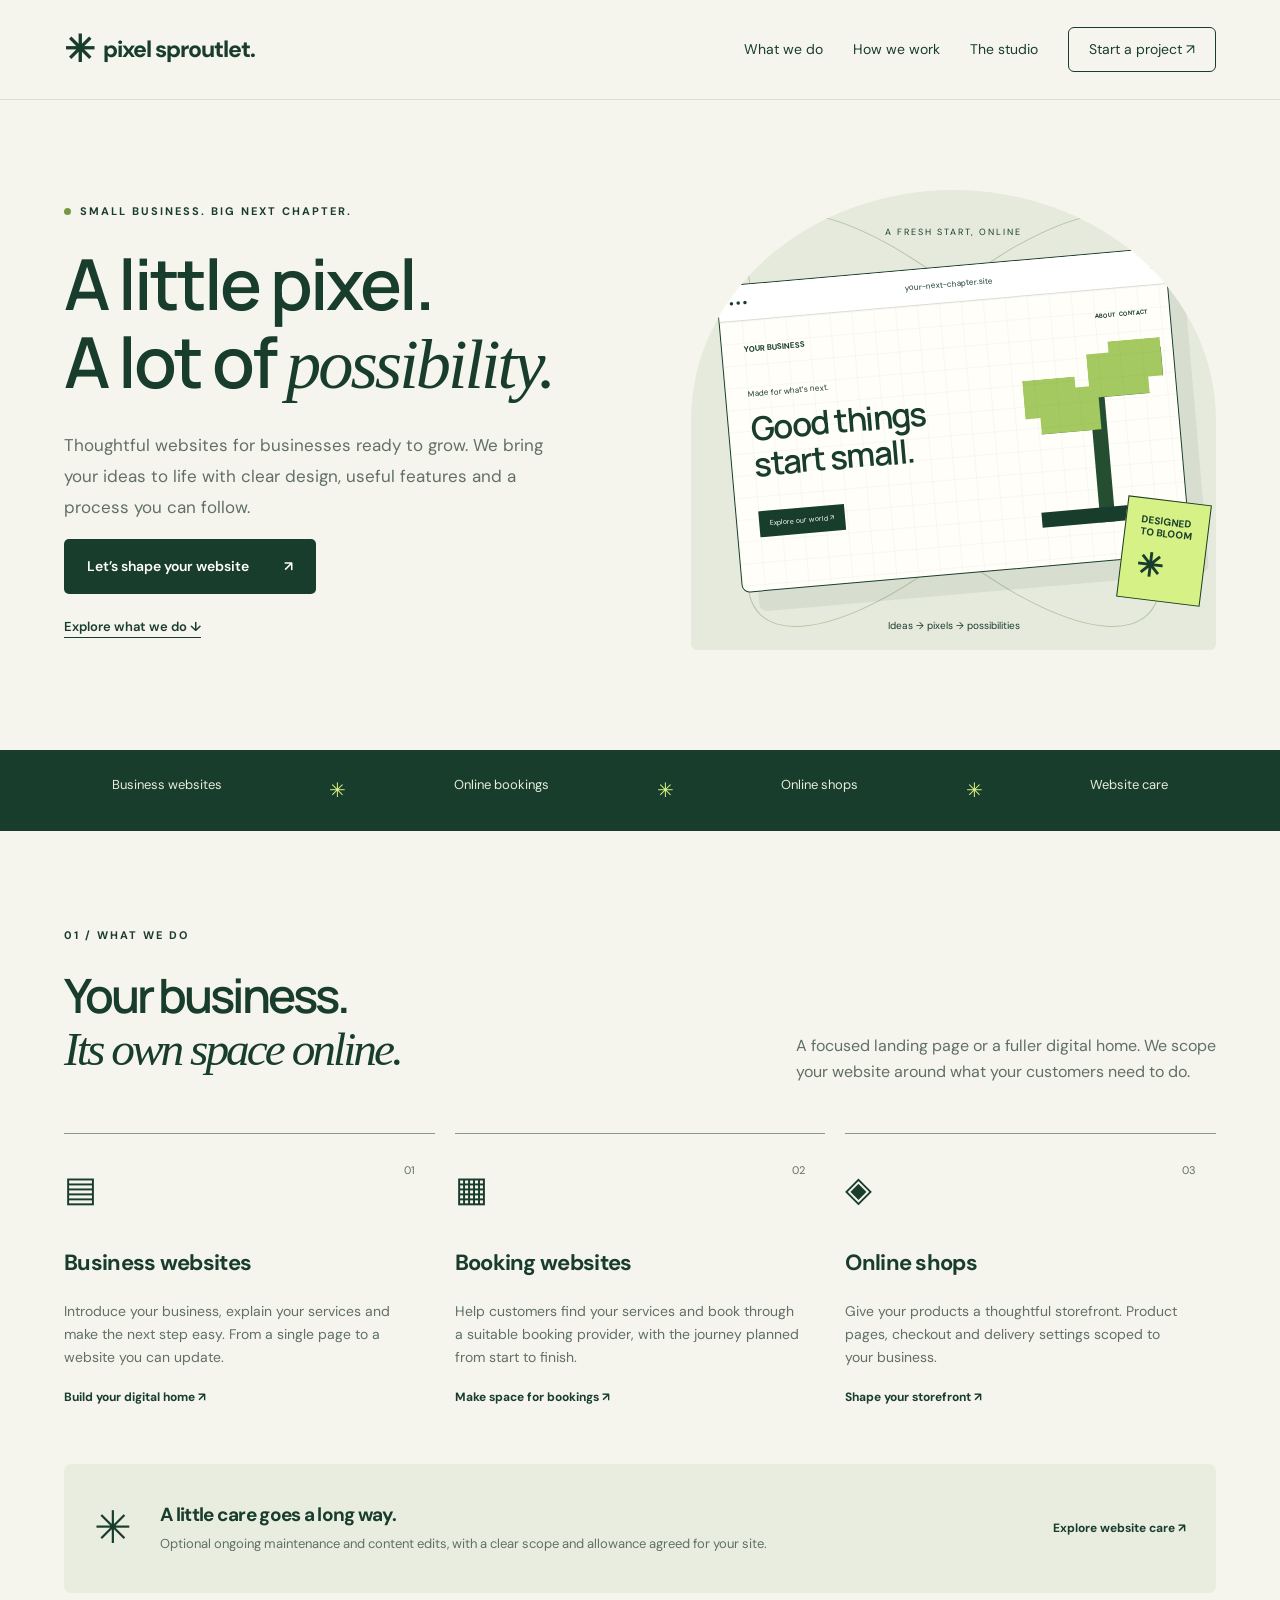
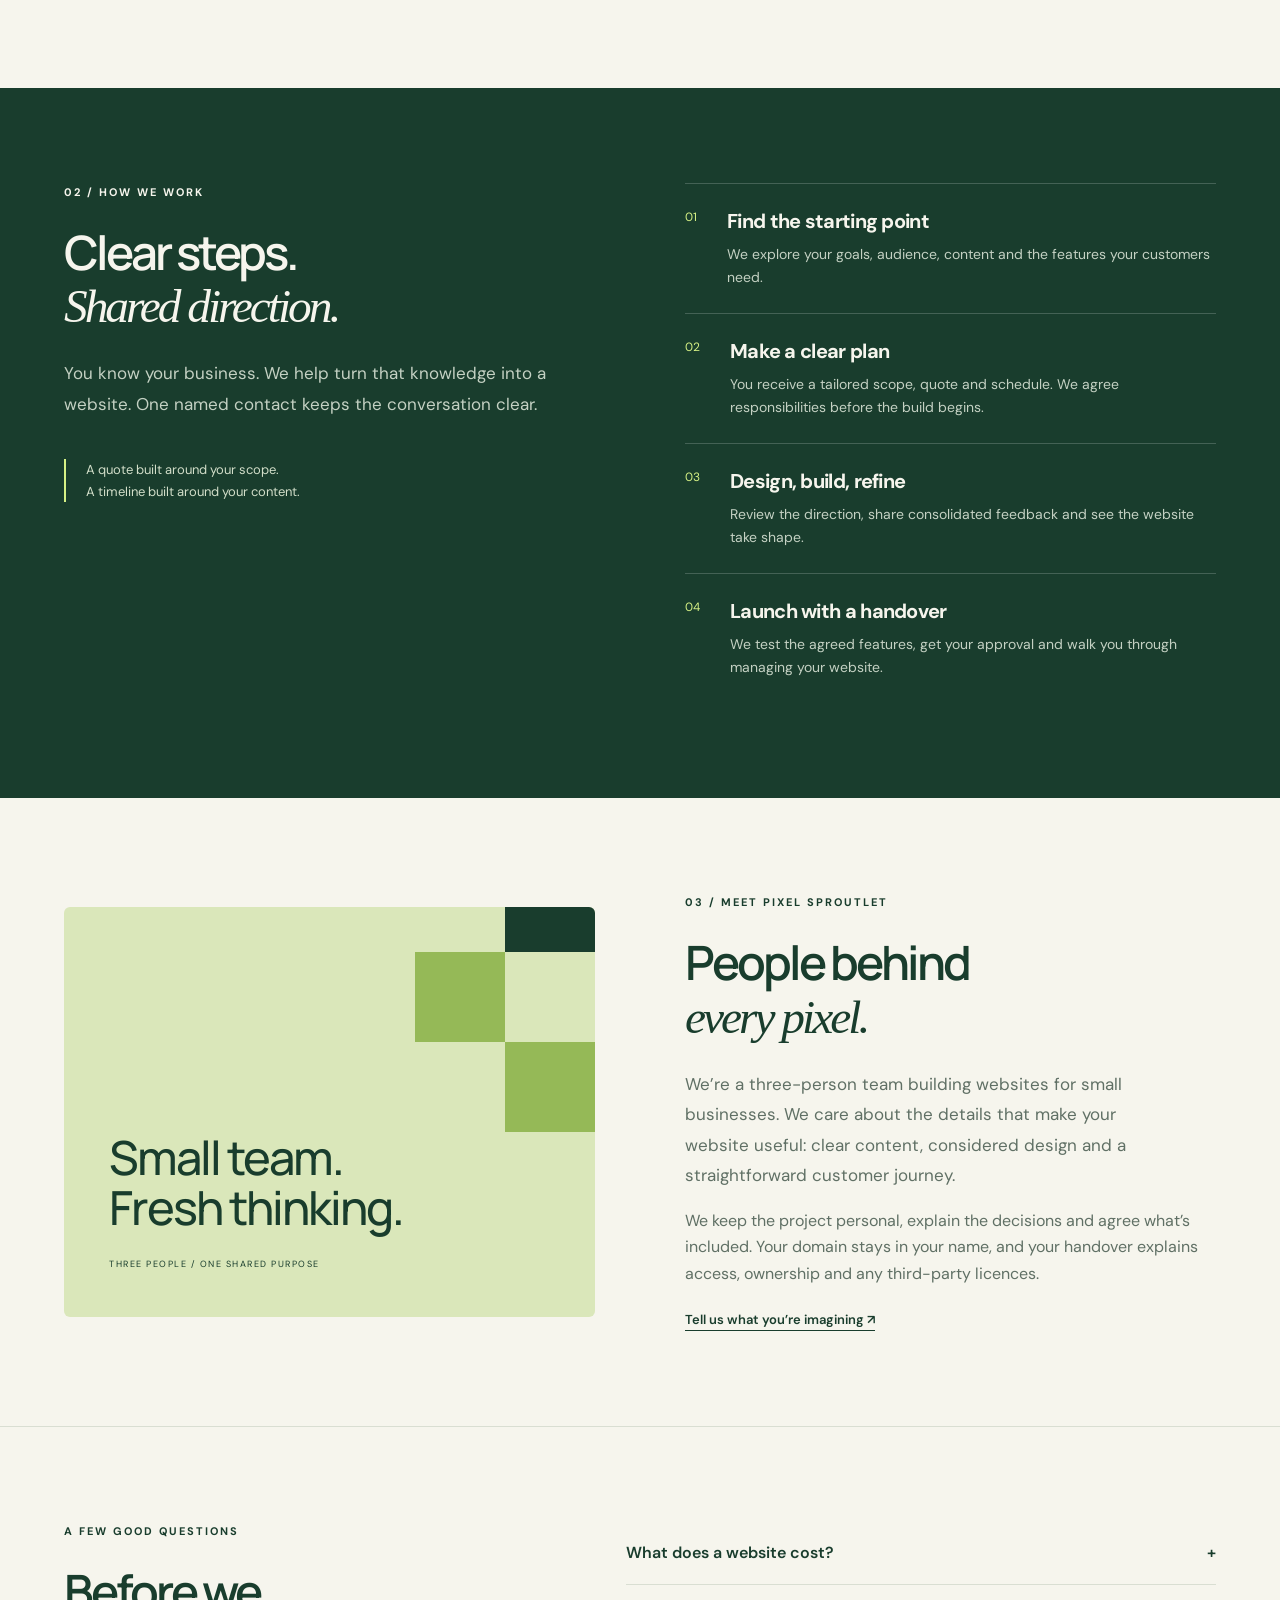
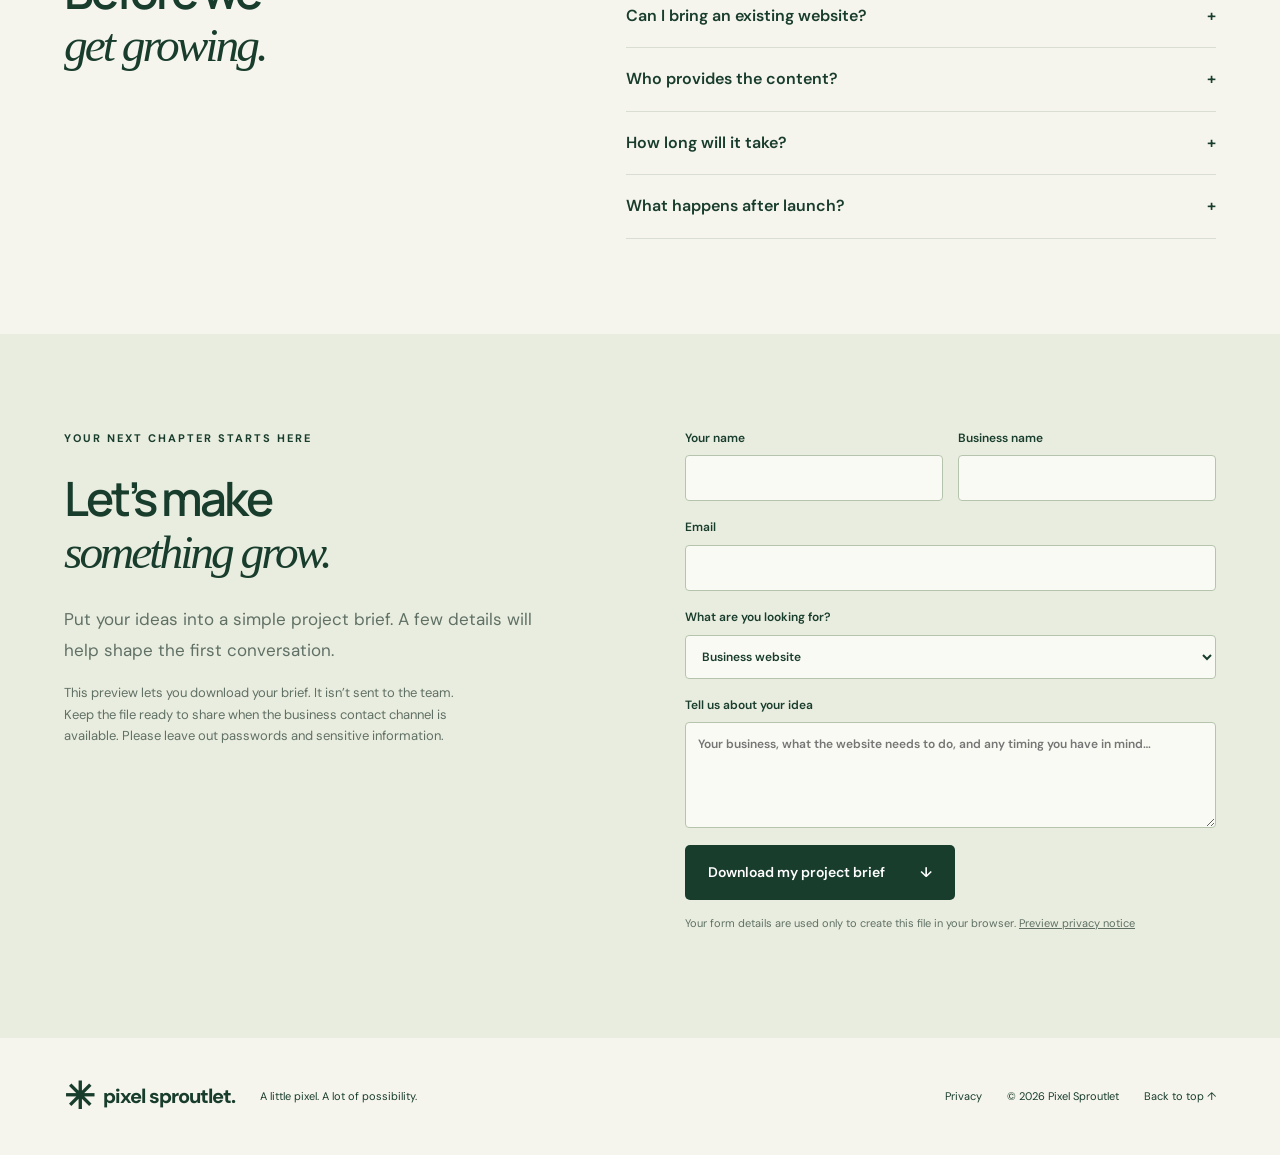
<file: index.html>
<!DOCTYPE html>
<html lang="en"><head><meta charset="utf-8"><meta name="viewport" content="width=device-width,initial-scale=1"><meta name="description" content="Pixel Sproutlet is a three-person studio creating thoughtful websites for small businesses. Explore business websites, bookings and online shops."><title>Pixel Sproutlet — Room to grow</title><link rel="stylesheet" href="style.css"></head><body>
<a class="skip" href="#main">Skip to content</a><header><a class="logo" href="#"><span class="mark" aria-hidden="true">✳</span>pixel sproutlet<span class="dot">.</span></a><button class="menu" aria-expanded="false" aria-controls="nav">Menu +</button><nav id="nav"><a href="#services">What we do</a><a href="#approach">How we work</a><a href="#studio">The studio</a><a class="small-button" href="#brief">Start a project ↗</a></nav></header>
<main id="main"><section class="hero"><div class="hero-copy"><p class="eyebrow"><span class="live-dot"></span> SMALL BUSINESS. BIG NEXT CHAPTER.</p><h1>A little pixel.<br>A lot of <em>possibility.</em></h1><p class="intro">Thoughtful websites for businesses ready to grow. We bring your ideas to life with clear design, useful features and a process you can follow.</p><a class="button" href="#brief">Let’s shape your website <span>↗</span></a><a class="text-link" href="#services">Explore what we do ↓</a></div><div class="hero-art" role="img" aria-label="Illustrated website preview with a pixel sprout growing from a browser window"><div class="orbit orbit-one"></div><div class="orbit orbit-two"></div><span class="art-label">A FRESH START, ONLINE</span><div class="browser"><div class="browser-bar"><span>● ● ●</span><span>your-next-chapter.site</span><span>↗</span></div><div class="browser-content"><div class="mini-nav">YOUR BUSINESS <span>ABOUT &nbsp; CONTACT</span></div><p>Made for what’s next.</p><h2>Good things<br>start small.</h2><div class="mini-button">Explore our world ↗</div><div class="plant"><i class="stem"></i><i class="leaf left"></i><i class="leaf right"></i><i class="soil"></i></div><div class="art-grid"></div></div></div><div class="art-sticker">DESIGNED<br>TO BLOOM <span>✳</span></div><span class="art-caption">Ideas → pixels → possibilities</span></div></section>
<div class="ribbon"><span>Business websites</span><i>✳</i><span>Online bookings</span><i>✳</i><span>Online shops</span><i>✳</i><span>Website care</span></div>
<section id="services" class="section"><div class="section-heading"><p class="eyebrow">01 / WHAT WE DO</p><h2>Your business.<br><em>Its own space online.</em></h2><p>A focused landing page or a fuller digital home. We scope your website around what your customers need to do.</p></div><div class="services"><article><span class="number">01</span><div class="service-icon">▤</div><h3>Business websites</h3><p>Introduce your business, explain your services and make the next step easy. From a single page to a website you can update.</p><a href="#brief" data-service="Business website">Build your digital home ↗</a></article><article><span class="number">02</span><div class="service-icon">▦</div><h3>Booking websites</h3><p>Help customers find your services and book through a suitable booking provider, with the journey planned from start to finish.</p><a href="#brief" data-service="Booking website">Make space for bookings ↗</a></article><article><span class="number">03</span><div class="service-icon">◈</div><h3>Online shops</h3><p>Give your products a thoughtful storefront. Product pages, checkout and delivery settings scoped to your business.</p><a href="#brief" data-service="Online shop">Shape your storefront ↗</a></article></div><div class="care"><span>✳</span><div><h3>A little care goes a long way.</h3><p>Optional ongoing maintenance and content edits, with a clear scope and allowance agreed for your site.</p></div><a href="#brief" data-service="Website care or refresh">Explore website care ↗</a></div></section>
<section id="approach" class="approach section"><div><p class="eyebrow">02 / HOW WE WORK</p><h2>Clear steps.<br><em>Shared direction.</em></h2><p class="intro">You know your business. We help turn that knowledge into a website. One named contact keeps the conversation clear.</p><div class="process-note">A quote built around your scope.<br>A timeline built around your content.</div></div><ol><li><span>01</span><div><h3>Find the starting point</h3><p>We explore your goals, audience, content and the features your customers need.</p></div></li><li><span>02</span><div><h3>Make a clear plan</h3><p>You receive a tailored scope, quote and schedule. We agree responsibilities before the build begins.</p></div></li><li><span>03</span><div><h3>Design, build, refine</h3><p>Review the direction, share consolidated feedback and see the website take shape.</p></div></li><li><span>04</span><div><h3>Launch with a handover</h3><p>We test the agreed features, get your approval and walk you through managing your website.</p></div></li></ol></section>
<section id="studio" class="studio section"><div class="studio-art" aria-hidden="true"><span class="pixel p1"></span><span class="pixel p2"></span><span class="pixel p3"></span><strong>Small team.<br>Fresh thinking.</strong><span class="studio-tag">THREE PEOPLE / ONE SHARED PURPOSE</span></div><div><p class="eyebrow">03 / MEET PIXEL SPROUTLET</p><h2>People behind<br><em>every pixel.</em></h2><p class="intro">We’re a three-person team building websites for small businesses. We care about the details that make your website useful: clear content, considered design and a straightforward customer journey.</p><p>We keep the project personal, explain the decisions and agree what’s included. Your domain stays in your name, and your handover explains access, ownership and any third-party licences.</p><a class="text-link" href="#brief">Tell us what you’re imagining ↗</a></div></section>
<section class="faq section"><div><p class="eyebrow">A FEW GOOD QUESTIONS</p><h2>Before we<br><em>get growing.</em></h2></div><div><details><summary>What does a website cost?</summary><p>Every project receives a tailored quote based on pages, features, content and delivery requirements. Supplier costs and any ongoing services are itemised so you can see the full commitment.</p></details><details><summary>Can I bring an existing website?</summary><p>Yes. A refresh begins with a review of your current platform, content and access. We’ll scope suitable improvements or discuss a rebuild where needed.</p></details><details><summary>Who provides the content?</summary><p>We agree this in your project scope. You can supply approved copy and images, or request separately scoped help. Image permissions and business information are confirmed before launch.</p></details><details><summary>How long will it take?</summary><p>Your schedule depends on scope, content readiness and feedback. We agree milestones after discovery and explain how dependencies affect the launch date.</p></details><details><summary>What happens after launch?</summary><p>You receive a handover and the agreed access. Optional care can cover scoped maintenance and small content edits; hosting and supplier arrangements are explained in your quote.</p></details></div></section>
<section id="brief" class="brief section"><div><p class="eyebrow">YOUR NEXT CHAPTER STARTS HERE</p><h2>Let’s make<br><em>something grow.</em></h2><p class="intro">Put your ideas into a simple project brief. A few details will help shape the first conversation.</p><p class="form-note">This preview lets you download your brief. It isn’t sent to the team. Keep the file ready to share when the business contact channel is available. Please leave out passwords and sensitive information.</p></div><form id="brief-form"><div class="form-row"><label>Your name<input name="Name" required autocomplete="name"></label><label>Business name<input name="Business" required autocomplete="organization"></label></div><label>Email<input type="email" name="Email" required autocomplete="email"></label><label>What are you looking for?<select name="Service" id="service"><option>Business website</option><option>Booking website</option><option>Online shop</option><option>Website care or refresh</option><option>Let’s work it out</option></select></label><label>Tell us about your idea<textarea name="Project idea" rows="4" required placeholder="Your business, what the website needs to do, and any timing you have in mind…"></textarea></label><button class="button" type="submit">Download my project brief <span>↓</span></button><p id="form-status" role="status"></p><p class="fine">Your form details are used only to create this file in your browser. <a href="privacy.html">Preview privacy notice</a></p></form></section></main>
<footer><a class="logo" href="#"><span class="mark">✳</span>pixel sproutlet.</a><p>A little pixel. A lot of possibility.</p><a href="privacy.html">Privacy</a><span>© 2026 Pixel Sproutlet</span><a href="#">Back to top ↑</a></footer><script src="app.js"></script></body></html>
</file>
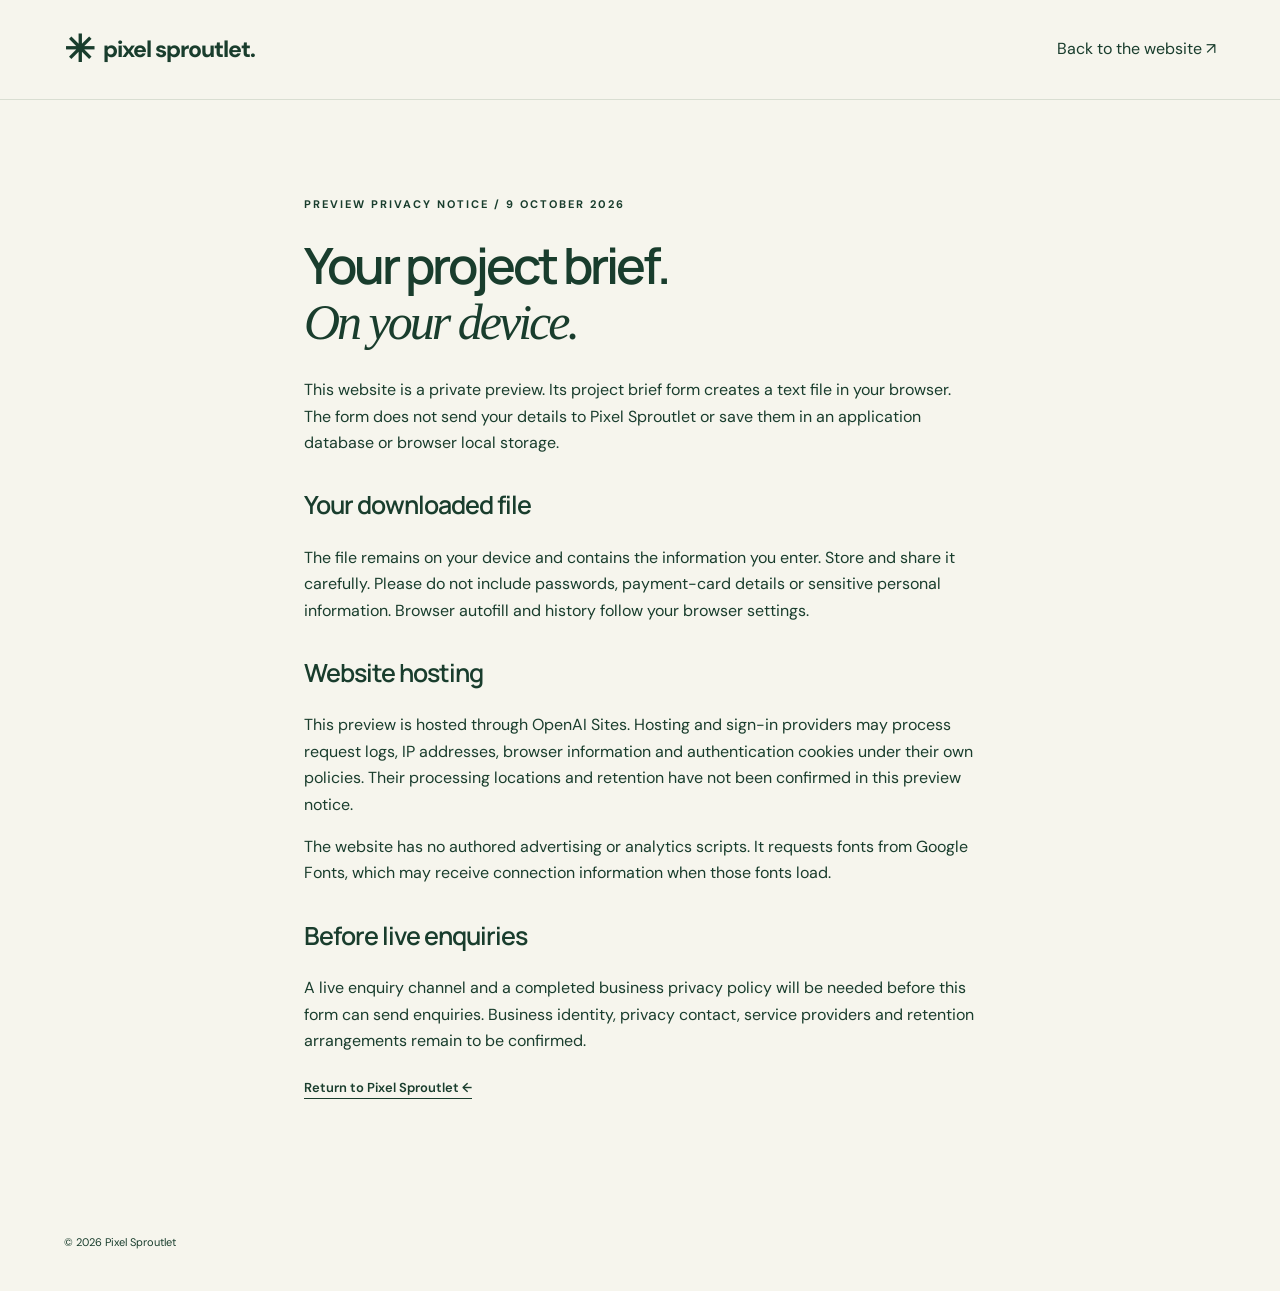
<file: privacy.html>
<!DOCTYPE html><html lang="en"><head><meta charset="utf-8"><meta name="viewport" content="width=device-width,initial-scale=1"><title>Preview privacy notice — Pixel Sproutlet</title><link rel="stylesheet" href="style.css"></head><body><header><a class="logo" href="index.html"><span class="mark">✳</span>pixel sproutlet.</a><a href="index.html#brief">Back to the website ↗</a></header><main class="section privacy"><p class="eyebrow">PREVIEW PRIVACY NOTICE / 9 OCTOBER 2026</p><h1>Your project brief.<br><em>On your device.</em></h1><p>This website is a private preview. Its project brief form creates a text file in your browser. The form does not send your details to Pixel Sproutlet or save them in an application database or browser local storage.</p><h2>Your downloaded file</h2><p>The file remains on your device and contains the information you enter. Store and share it carefully. Please do not include passwords, payment-card details or sensitive personal information. Browser autofill and history follow your browser settings.</p><h2>Website hosting</h2><p>This preview is hosted through OpenAI Sites. Hosting and sign-in providers may process request logs, IP addresses, browser information and authentication cookies under their own policies. Their processing locations and retention have not been confirmed in this preview notice.</p><p>The website has no authored advertising or analytics scripts. It requests fonts from Google Fonts, which may receive connection information when those fonts load.</p><h2>Before live enquiries</h2><p>A live enquiry channel and a completed business privacy policy will be needed before this form can send enquiries. Business identity, privacy contact, service providers and retention arrangements remain to be confirmed.</p><a class="text-link" href="index.html">Return to Pixel Sproutlet ←</a></main><footer><span>© 2026 Pixel Sproutlet</span></footer></body></html>
</file>
<file: style.css>
@import url('https://fonts.googleapis.com/css2?family=DM+Sans:wght@400;500;600;700&family=Manrope:wght@400;500;600;700;800&display=swap');
:root{--paper:#f6f5ed;--green:#193d2d;--muted:#607065;--lime:#d6f185;--line:#d9ded2}*{box-sizing:border-box}html{scroll-behavior:smooth;scroll-padding-top:90px}body{margin:0;background:var(--paper);color:var(--green);font-family:'DM Sans',Arial,sans-serif;font-size:16px;line-height:1.65}a{color:inherit;text-decoration:none}button,input,select,textarea{font:inherit}a:focus-visible,button:focus-visible,summary:focus-visible{outline:3px solid #6b852f;outline-offset:5px}header{height:100px;display:flex;align-items:center;justify-content:space-between;max-width:1440px;padding:0 5%;margin:auto;border-bottom:1px solid var(--line)}.logo{display:flex;align-items:center;gap:9px;font-size:23px;font-weight:800;letter-spacing:-1px}.mark{font-size:37px;line-height:1}.dot{margin-left:-9px}nav{display:flex;gap:30px;align-items:center;font-size:14px}.small-button{border:1px solid var(--green);border-radius:6px;padding:10px 20px}.menu{display:none}.hero{max-width:1440px;margin:auto;padding:90px 5% 100px;display:grid;grid-template-columns:1.1fr 1fr;gap:50px;align-items:center}.eyebrow{font-size:11px;letter-spacing:2px;font-weight:700;margin:0 0 25px;display:flex;align-items:center;gap:9px}.live-dot{height:7px;width:7px;border-radius:100%;background:#789744}h1,h2,h3,p{margin-top:0}h1,h2{font-family:Manrope,Arial,sans-serif;letter-spacing:-3px;font-weight:600;line-height:1.1}h1{font-size:clamp(46px,5.5vw,79px);margin-bottom:27px}em{font-family:Georgia,serif;font-weight:400}h2{font-size:clamp(36px,3.7vw,53px);margin-bottom:26px}h3{font-size:22px;letter-spacing:-.7px;line-height:1.3}.intro{font-size:17px;max-width:490px;color:var(--muted);line-height:1.8}.button{display:inline-flex;align-items:center;justify-content:space-between;gap:35px;border:0;border-radius:5px;background:var(--green);color:white;padding:16px 23px;font-weight:600;font-size:14px;cursor:pointer}.button:hover{background:#2f5941}.text-link{display:block;font-size:13px;font-weight:600;margin-top:22px;text-decoration:underline;text-underline-offset:6px}.hero-art{min-height:460px;background:#e6eadc;border-radius:50% 50% 6px 6px;position:relative;display:flex;align-items:center;justify-content:center;overflow:hidden}.art-label{position:absolute;top:35px;font-size:9px;letter-spacing:2px}.browser{width:86%;border:1px solid #193d2d;border-radius:8px;overflow:hidden;transform:rotate(-5deg);z-index:1;box-shadow:16px 20px 0 #193d2d12;background:#fffef8}.browser-bar{padding:11px;background:white;display:flex;justify-content:space-between;font-size:8px;border-bottom:1px solid var(--line)}.browser-content{position:relative;height:270px;padding:22px;overflow:hidden}.mini-nav{font-size:8px;font-weight:bold;display:flex;justify-content:space-between}.mini-nav span{font-size:6px}.browser-content p{font-size:8px;margin:32px 0 9px}.browser-content h2{font-size:33px;letter-spacing:-1.5px;position:relative;z-index:2}.mini-button{background:var(--green);color:white;display:inline-block;padding:7px 11px;font-size:7px}.plant{position:absolute;right:12px;bottom:38px;width:145px;height:180px}.stem{position:absolute;bottom:0;left:70px;height:125px;width:15px;background:#254d30}.leaf{position:absolute;background:#a5c961;width:75px;height:55px;box-shadow:10px 10px 0 #507e3d}.left{left:4px;top:32px;clip-path:polygon(0 0,70% 0,70% 20%,100% 20%,100% 100%,20% 100%,20% 70%,0 70%)}.right{right:0;top:0;clip-path:polygon(30% 0,100% 0,100% 70%,80% 70%,80% 100%,0 100%,0 20%,30% 20%)}.soil{position:absolute;bottom:0;width:125px;height:15px;left:12px;background:#193d2d}.art-grid{position:absolute;inset:0;background-image:linear-gradient(#193d2d08 1px,transparent 1px),linear-gradient(90deg,#193d2d08 1px,transparent 1px);background-size:22px 22px;pointer-events:none}.art-sticker{position:absolute;right:10px;bottom:48px;background:var(--lime);padding:15px;font-size:10px;font-weight:bold;line-height:1.2;transform:rotate(7deg);z-index:2;border:1px solid var(--green)}.art-sticker span{display:block;font-size:32px;margin-top:8px}.art-caption{position:absolute;bottom:16px;font-size:10px}.orbit{border:1px solid #b6c5a5;border-radius:50%;position:absolute;width:550px;height:200px;transform:rotate(45deg)}.orbit-two{transform:rotate(-45deg)}.ribbon{background:var(--green);color:#e7eddb;display:flex;justify-content:space-evenly;gap:20px;padding:24px;font-size:13px}.ribbon i{color:var(--lime);font-size:20px;font-style:normal}.section{padding:95px 5%;max-width:1440px;margin:auto}.section-heading{display:grid;grid-template-columns:1fr 1fr;align-items:end}.section-heading .eyebrow{grid-column:1/-1}.section-heading>p:last-child{color:var(--muted);max-width:420px;justify-self:end}.services{display:grid;grid-template-columns:repeat(3,1fr);gap:20px;margin-top:32px}.services article{border-top:1px solid #879989;padding:27px 25px 25px 0;position:relative}.number{position:absolute;right:20px;font-size:11px;color:var(--muted)}.service-icon{font-size:35px;margin-bottom:30px}.services p{color:var(--muted);font-size:14px}.services a,.care a{font-size:12px;font-weight:700}.care{margin-top:30px;background:#e9eddf;padding:27px 30px;display:flex;gap:28px;align-items:center;border-radius:7px}.care>span{font-size:45px}.care h3{font-size:19px;margin-bottom:5px}.care p{font-size:13px;margin:0;color:var(--muted)}.care a{margin-left:auto;white-space:nowrap}.approach{background:var(--green);color:var(--paper);max-width:none;display:grid;grid-template-columns:1fr 1fr;gap:90px;padding-left:max(5%,calc((100% - 1296px)/2));padding-right:max(5%,calc((100% - 1296px)/2))}.approach .intro{color:#c4d1c3}.process-note{margin-top:40px;border-left:2px solid var(--lime);padding-left:20px;font-size:13px;color:#d2dec9}.approach ol{list-style:none;padding:0;margin:0}.approach li{display:flex;gap:30px;border-top:1px solid #ffffff30;padding:24px 0}.approach li>span{color:var(--lime);font-size:12px}.approach h3{font-size:20px;margin-bottom:9px}.approach li p{color:#c4d1c3;font-size:14px;margin:0}.studio{display:grid;grid-template-columns:1fr 1fr;gap:90px;align-items:center}.studio-art{height:410px;background:#dae7ba;border-radius:6px;position:relative;overflow:hidden;padding:45px;display:flex;flex-direction:column;justify-content:end}.studio-art strong{font:500 47px/1.05 Manrope,Arial;letter-spacing:-2px;z-index:1}.studio-tag{font-size:9px;letter-spacing:1.5px;margin-top:25px;z-index:1}.pixel{position:absolute;background:#95b957;width:90px;height:90px;top:45px;right:90px}.p2{top:135px;right:0}.p3{top:-45px;right:0;background:#193d2d}.studio p:not(.eyebrow){color:var(--muted)}.faq{border-top:1px solid var(--line);display:grid;grid-template-columns:1fr 1.2fr;gap:70px}.faq details{border-bottom:1px solid var(--line);padding:18px 0}.faq summary{cursor:pointer;font-size:16px;font-weight:600;list-style:none;display:flex;justify-content:space-between;gap:15px}.faq summary:after{content:'+'}.faq details[open] summary:after{content:'−'}.faq details p{margin:16px 30px 0 0;color:var(--muted);font-size:14px}.brief{max-width:none;background:#e9eddf;display:grid;grid-template-columns:1fr 1fr;gap:90px;padding-left:max(5%,calc((100% - 1296px)/2));padding-right:max(5%,calc((100% - 1296px)/2))}.form-note{max-width:420px;font-size:13px;color:var(--muted)}label{display:block;font-size:12px;font-weight:600;margin-bottom:17px}input,select,textarea{display:block;width:100%;border:1px solid #b6c4ad;background:#f9faf3;border-radius:4px;padding:12px;margin-top:7px;color:var(--green)}input:focus,select:focus,textarea:focus{outline:2px solid #738d41;outline-offset:2px}.form-row{display:grid;grid-template-columns:1fr 1fr;gap:15px}.fine{font-size:11px;color:var(--muted);margin-top:12px}.fine a{text-decoration:underline}#form-status{font-size:13px;margin:14px 0 0}footer{display:flex;align-items:center;gap:25px;flex-wrap:wrap;padding:40px 5%;font-size:11px}footer .logo{font-size:20px}footer p{margin:0 auto 0 0}.skip{position:absolute;top:-70px;padding:10px;background:white;z-index:10}.skip:focus{top:0}.privacy{max-width:800px;min-height:70vh}.privacy h1{font-size:50px}.privacy h2{font-size:25px;letter-spacing:-1px;margin-top:35px}@media(max-width:900px){nav{gap:17px}.hero{gap:25px;padding-top:60px}.hero-art{min-height:380px}.browser-content{height:240px}.plant{transform:scale(.8);transform-origin:bottom right}.studio,.approach,.brief{gap:40px}.studio-art{padding:30px}.studio-art strong{font-size:38px}.care{gap:18px}.section{padding-top:70px;padding-bottom:70px}}@media(max-width:680px){header{height:80px}.logo{font-size:20px}.menu{display:block;border:1px solid var(--green);background:transparent;padding:8px 12px;border-radius:4px;font-size:12px}nav{display:none;position:absolute;top:80px;left:0;right:0;background:var(--paper);padding:25px 5%;z-index:5;border-bottom:1px solid var(--line)}nav.open{display:flex;flex-direction:column;align-items:stretch}.hero{grid-template-columns:1fr;padding-top:45px;padding-bottom:45px;gap:40px}h1{font-size:53px}.hero-art{min-height:390px;max-width:470px;width:100%;margin:auto}.ribbon{flex-wrap:wrap;gap:10px 20px;font-size:11px}.ribbon i:last-of-type{display:none}.section-heading,.services,.approach,.studio,.faq,.brief{grid-template-columns:1fr;gap:25px}.section-heading>p:last-child{justify-self:start}.services{gap:10px}.services article{padding-bottom:30px}.service-icon{margin-bottom:14px}.care{flex-wrap:wrap;padding:23px}.care>span{font-size:30px}.care>div{flex:1}.care a{margin-left:48px}.studio-art{height:340px;order:2}.section{padding-top:55px;padding-bottom:55px}.form-row{grid-template-columns:1fr;gap:0}.faq{gap:10px}footer{gap:18px}footer p{width:100%;order:2}h2{letter-spacing:-2px}.brief h2{font-size:48px}}@media(prefers-reduced-motion:reduce){html{scroll-behavior:auto}}
</file>
